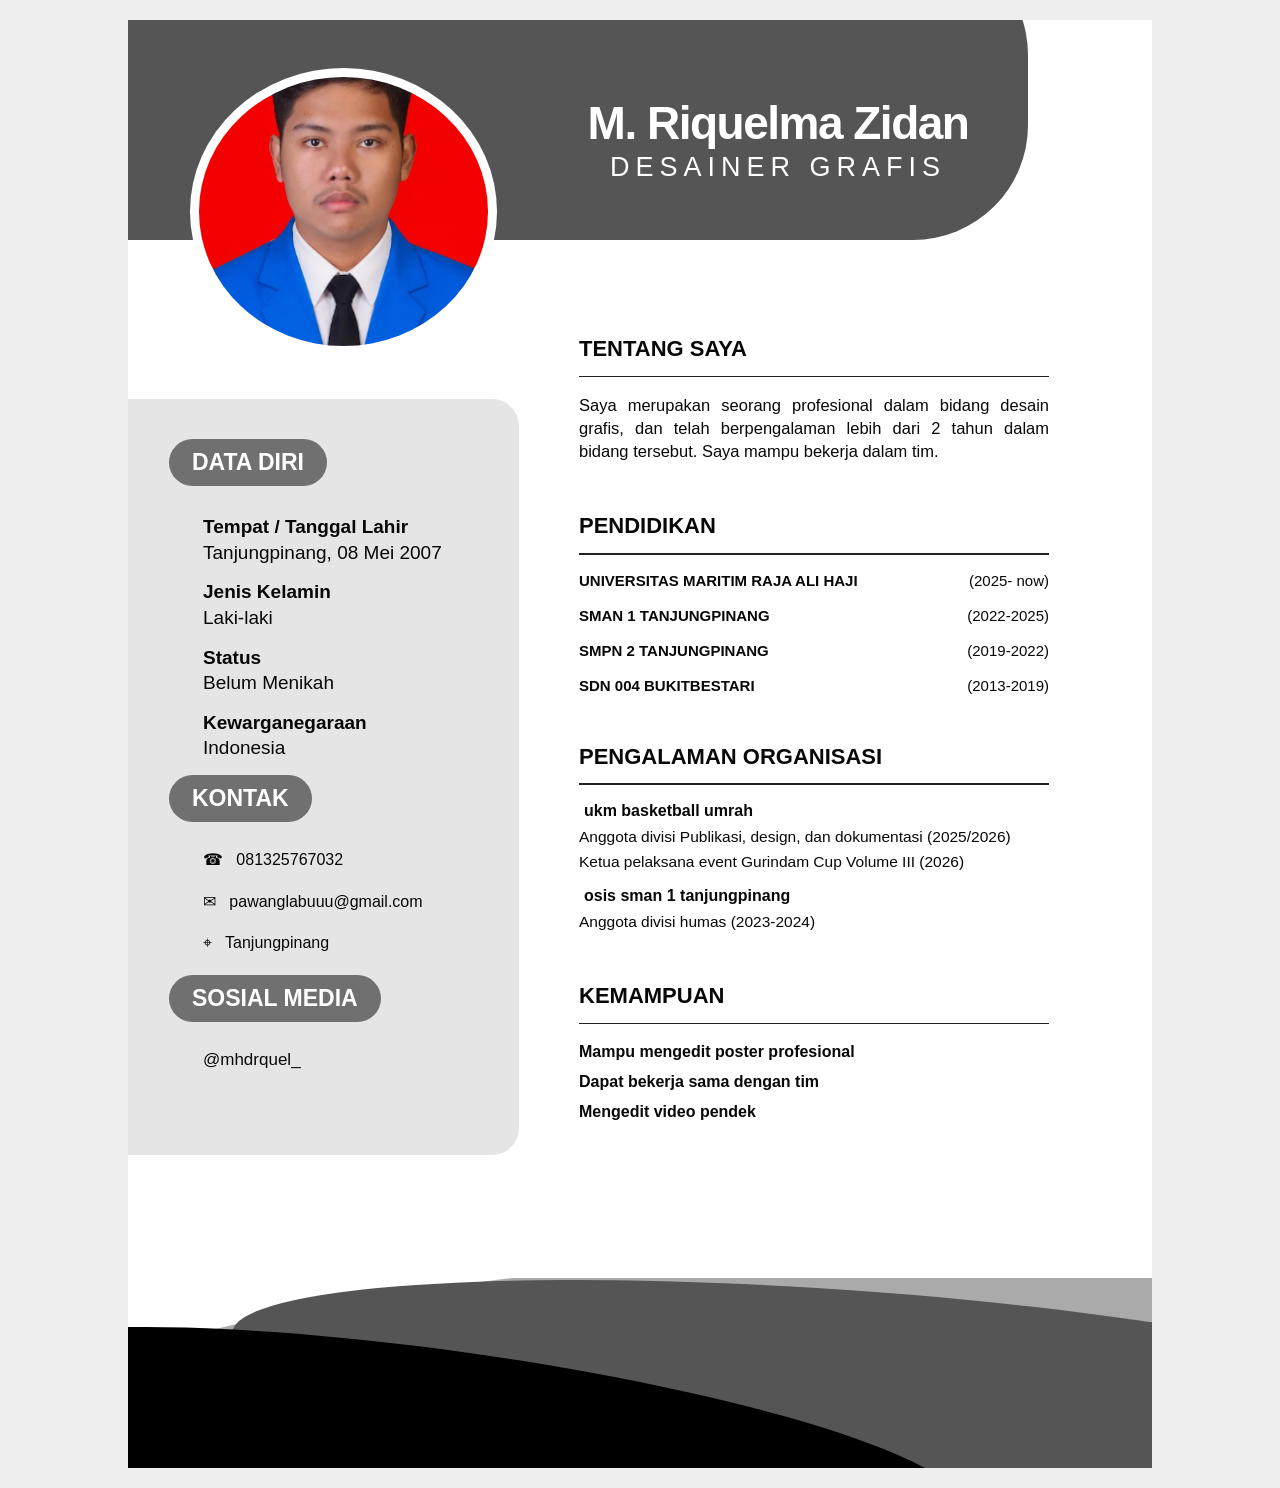
<file: index.html>
<!DOCTYPE html>
<html lang="id">
<head>
    <meta charset="UTF-8">
    <meta name="viewport" content="width=device-width, initial-scale=1.0">
    <title>CV - M. Riquelma Zidan</title>
    <link rel="stylesheet" href="style.css">
</head>
<body>
    <main class="resume">

        <div class="top-shape"></div>

        <header class="hero">
            <div class="portrait">
                <img src="foto riqel.png" alt="Foto profil">
            </div>

            <div class="hero-title">
                <h1>M. Riquelma Zidan</h1>
                <p>DESAINER GRAFIS</p>
            </div>
        </header>

        <aside class="sidebar">
            <h2 class="pill">DATA DIRI</h2>

            <div class="personal-item">
                <h3>Tempat / Tanggal Lahir</h3>
                <p>Tanjungpinang, 08 Mei 2007</p>
            </div>

            <div class="personal-item">
                <h3>Jenis Kelamin</h3>
                <p>Laki-laki</p>
            </div>

            <div class="personal-item">
                <h3>Status</h3>
                <p>Belum Menikah</p>
            </div>

            <div class="personal-item">
                <h3>Kewarganegaraan</h3>
                <p>Indonesia</p>
            </div>

            <h2 class="pill">KONTAK</h2>
            <p class="contact-line">☎ &nbsp; 081325767032</p>
            <p class="contact-line">✉ &nbsp; pawanglabuuu@gmail.com</p>
            <p class="contact-line">⌖ &nbsp; Tanjungpinang</p>

            <h2 class="pill">SOSIAL MEDIA</h2>
            <p class="social-handle">@mhdrquel_</p>
        </aside>

        <section class="main-content">

            <section class="content-section">
                <h2>TENTANG SAYA</h2>
                <div class="rule"></div>
                <p>
                    Saya merupakan seorang profesional dalam bidang
                    desain grafis, dan telah berpengalaman lebih dari
                    2 tahun dalam bidang tersebut. Saya mampu bekerja
                    dalam tim.
                </p>
            </section>

            <section class="content-section">
                <h2>PENDIDIKAN</h2>
                <div class="rule"></div>

                <div class="timeline-row">
                    <strong>UNIVERSITAS MARITIM RAJA ALI HAJI</strong>
                    <span>(2025- now)</span>
                </div>

                <div class="timeline-row">
                    <strong>SMAN 1 TANJUNGPINANG</strong>
                    <span>(2022-2025)</span>
                </div>

                <div class="timeline-row">
                    <strong>SMPN 2 TANJUNGPINANG</strong>
                    <span>(2019-2022)</span>
                </div>

                <div class="timeline-row">
                    <strong>SDN 004 BUKITBESTARI</strong>
                    <span>(2013-2019)</span>
                </div>
            </section>

            <section class="content-section">
                <h2>PENGALAMAN ORGANISASI</h2>
                <div class="rule"></div>

                <div class="experience">
                    <h3>ukm basketball umrah</h3>
                    <p>
                        Anggota divisi Publikasi, design, dan
                        dokumentasi (2025/2026)
                    </p>
                    <p>
                        Ketua pelaksana event Gurindam Cup
                        Volume III (2026)
                    </p>
                </div>

                <div class="experience">
                    <h3>osis sman 1 tanjungpinang</h3>
                    <p>Anggota divisi humas (2023-2024)</p>
                </div>
            </section>

            <section class="content-section">
                <h2>KEMAMPUAN</h2>
                <div class="rule"></div>

                <ul class="skills">
                    <li>Mampu mengedit poster profesional</li>
                    <li>Dapat bekerja sama dengan tim</li>
                    <li>Mengedit video pendek</li>
                </ul>
            </section>

        </section>

        <div class="bottom-waves">
            <div class="wave-gray"></div>
            <div class="wave-dark"></div>
            <div class="wave-black"></div>
        </div>

    </main>
</body>
</html>
</file>
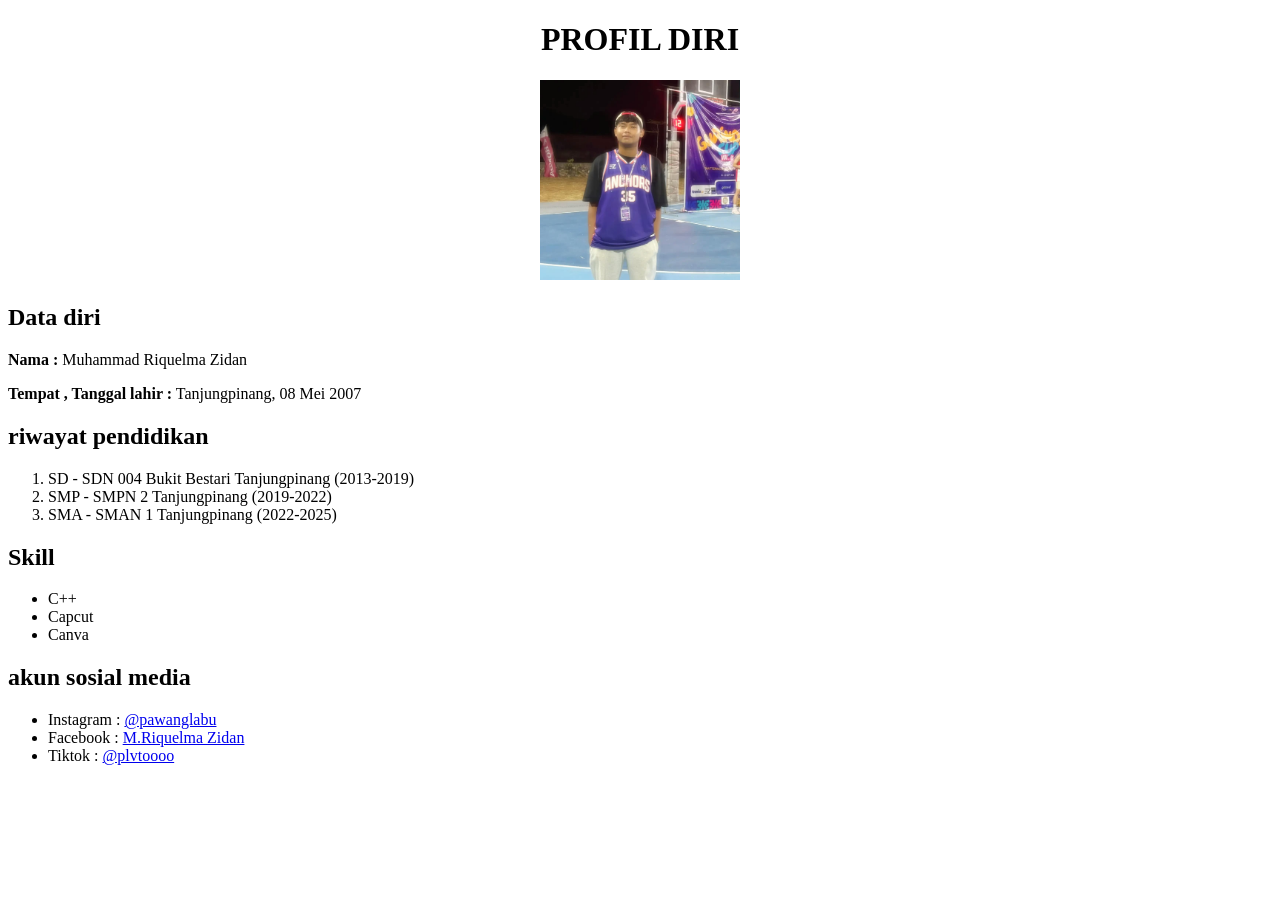
<file: 2501020110_Belajar HTML.html>
<!DOCTYPE html>
<html lang="en">
<head>
    <meta charset="UTF-8">
    <meta name="viewport" content="width=device-width, initial-scale=1.0">
    <title>Profil Diri</title>
</head>

<body>
    <center>
        <h1>PROFIL DIRI</h1>
    </center>
   
    <center>
     <img src="foto html.jpeg" width="200"
     
    </center>

    <h2 align="left">Data diri</h2>
    
    <p align="left">
        <strong>Nama :</strong> Muhammad Riquelma Zidan
        </p>

    <p align="left">
        <strong>Tempat , Tanggal lahir :</strong> Tanjungpinang, 08 Mei 2007
    </p>
     
    <h2 align="left">
        riwayat pendidikan
    </h2>
    <ol align="left">
        <li>SD - SDN 004 Bukit Bestari Tanjungpinang (2013-2019) </li>
        <li>SMP - SMPN 2 Tanjungpinang (2019-2022) </li>
        <li>SMA - SMAN 1 Tanjungpinang (2022-2025) </li>
    </ol>

    <h2 align="left">Skill</h2>
    <ul align="left">
        <li>C++</li>
        <li>Capcut</li>
        <li>Canva</li>
    </ul>

    <h2 align="left">akun sosial media</h2>

    <ul align="left">
        <li>
            Instagram :
            <a href="https://instagram.com/pawanglabu">
                @pawanglabu
            </a>
        
        </li>

        <li>
            Facebook :
            <a href = "https://facebook.com/pawanglabu">
                M.Riquelma Zidan
            </a>
        </li>

        <li>
            Tiktok :
            <a href="https://tiktok.com/pwglabuuuu">
                @plvtoooo
            </a>
        </li>
    </ul>
</body>
</html>
</file>
<file: style.css>
* {
    box-sizing: border-box;
    margin: 0;
    padding: 0;
}

body {
    font-family: Arial, Helvetica, sans-serif;
    background: #eeeeee;
    color: #080808;
}

/* Ukuran halaman desktop */
.resume {
    position: relative;
    width: 1024px;
    min-height: 1448px;
    margin: 20px auto;
    overflow: hidden;
    background: #ffffff;
}

/* Background bagian atas */
.top-shape {
    position: absolute;
    top: -80px;
    left: -65px;
    width: 965px;
    height: 300px;
    background: #555555;
    border-radius: 0 115px 115px 0;
    z-index: 0;
}

/* Header dan foto profil */
.hero {
    position: relative;
    height: 345px;
    z-index: 1;
}

.portrait {
    position: absolute;
    top: 48px;
    left: 62px;
    width: 307px;
    height: 287px;
    padding: 9px;
    background: white;
    border-radius: 50%;
    overflow: hidden;
}

.portrait img {
    width: 100%;
    height: 100%;
    display: block;
    object-fit: cover;
    object-position: center;
    border-radius: 50%;
}

.hero-title {
    position: absolute;
    top: 76px;
    left: 390px;
    width: 520px;
    text-align: center;
    color: white;
}

.hero-title h1 {
    font-size: 46px;
    font-weight: 800;
    letter-spacing: -1.5px;
    white-space: nowrap;
}

.hero-title p {
    margin-top: 2px;
    font-size: 27px;
    font-weight: 400;
    letter-spacing: 6px;
}

/* Kolom kiri */
.sidebar {
    position: absolute;
    top: 379px;
    left: 0;
    width: 391px;
    min-height: 756px;
    padding: 40px 38px 34px 41px;
    background: #e5e5e5;
    border-radius: 0 27px 27px 0;
    z-index: 1;
}

.pill {
    display: table;
    padding: 10px 23px;
    margin-bottom: 28px;
    border-radius: 30px;
    background: #707070;
    color: white;
    font-size: 23px;
    font-weight: bold;
}

.personal-item {
    margin-left: 34px;
    margin-bottom: 14px;
}

.personal-item h3 {
    font-size: 19px;
    font-weight: bold;
    line-height: 1.35;
}

.personal-item p {
    font-size: 19px;
    line-height: 1.35;
}

/* Kontak */
.contact-section {
    margin-top: 26px;
}

.contact-section .pill {
    margin-bottom: 21px;
}

.contact-line {
    margin: 0 0 23px 34px;
    font-size: 16px;
    white-space: nowrap;
}

/* Sosial media */
.social-section {
    margin-top: 26px;
}

.social-section .pill {
    margin-bottom: 24px;
}

.social-handle {
    margin-left: 34px;
    font-size: 17px;
}

/* Kolom kanan */
.main-content {
    position: absolute;
    top: 314px;
    left: 451px;
    width: 470px;
    padding-bottom: 180px;
    z-index: 1;
}

.content-section {
    margin-bottom: 48px;
}

.content-section h2 {
    font-size: 22px;
    font-weight: 800;
    line-height: 1.35;
}

/* Garis pembatas judul */
.rule {
    width: 100%;
    height: 1.5px;
    margin: 12px 0 17px;
    background: #222222;
}

/* Tentang saya */
.content-section > p,
.about p {
    font-size: 16.5px;
    line-height: 1.4;
    text-align: justify;
}

/* Pendidikan */
.education {
    margin-bottom: 8px;
}

.timeline-row {
    display: flex;
    justify-content: space-between;
    align-items: baseline;
    gap: 12px;
    margin-bottom: 18px;
    font-size: 15px;
    white-space: nowrap;
}

.timeline-row strong {
    font-weight: bold;
}

.timeline-row span {
    flex-shrink: 0;
    font-size: 15px;
}

/* Pengalaman organisasi */
.organization {
    margin-bottom: 48px;
}

.short-rule {
    width: 86%;
    margin-top: 50px;
    margin-bottom: 8px;
}

.experience {
    margin-bottom: 13px;
}

.experience h3 {
    margin: 0 0 6px 5px;
    font-size: 16px;
    font-weight: bold;
}

.experience p {
    margin-bottom: 3px;
    font-size: 15.5px;
    line-height: 1.45;
}

/* Kemampuan */
.skills .rule {
    margin-bottom: 17px;
}

.skills {
    list-style: none;
    padding: 0;
}

.skills li {
    margin-bottom: 8px;
    font-size: 16px;
    font-weight: bold;
    line-height: 1.35;
}

/* Dekorasi gelombang bawah */
.bottom-waves {
    position: absolute;
    bottom: 0;
    left: 0;
    width: 100%;
    height: 190px;
    overflow: hidden;
    z-index: 0;
}

.wave-gray,
.wave-dark,
.wave-black {
    position: absolute;
    width: 120%;
    height: 190px;
    border-radius: 50% 50% 0 0 / 45% 45% 0 0;
}

.wave-gray {
    bottom: 16px;
    left: -7%;
    background: #aaaaaa;
    transform: rotate(-5deg);
}

.wave-dark {
    bottom: -12px;
    left: 10%;
    background: #555555;
    transform: rotate(4deg);
}

.wave-black {
    bottom: -74px;
    left: -18%;
    width: 100%;
    background: #000000;
    transform: rotate(8deg);
}

/* Garis gelombang di bagian atas */
.top-lines {
    position: absolute;
    top: -42px;
    right: -74px;
    width: 245px;
    height: 560px;
    border: 1px solid #777777;
    border-radius: 48% 0 0 48%;
    transform: rotate(-20deg);
    z-index: 0;
}

.top-lines::before,
.top-lines::after {
    content: "";
    position: absolute;
    inset: 12px;
    border: 1px solid #777777;
    border-radius: inherit;
}

.top-lines::after {
    inset: 24px;
}

/* Tampilan responsif */
@media (max-width: 1080px) {
    body {
        padding: 12px;
    }

    .resume {
        width: 100%;
        min-height: 0;
        aspect-ratio: 1024 / 1448;
        margin: 0 auto;
    }

    .top-shape {
        width: 94%;
        height: 20.7%;
    }

    .hero {
        height: 23.8%;
    }

    .portrait {
        top: 3.3%;
        left: 6%;
        width: 30%;
        height: auto;
        aspect-ratio: 1 / 1;
    }

    .hero-title {
        top: 5.2%;
        left: 38.5%;
        width: 58%;
    }

    .hero-title h1 {
        font-size: clamp(16px, 4.5vw, 46px);
    }

    .hero-title p {
        font-size: clamp(9px, 2.65vw, 27px);
        letter-spacing: 0.55vw;
    }

    .sidebar {
        top: 26.2%;
        width: 38.2%;
        min-height: 52.2%;
        padding: 3.8% 3.5%;
    }

    .pill {
        font-size: clamp(10px, 2.25vw, 23px);
        padding: 1.1vw 2.2vw;
        margin-bottom: 2.7vw;
    }

    .personal-item {
        margin-left: 3.2vw;
        margin-bottom: 1.4vw;
    }

    .personal-item h3,
    .personal-item p {
        font-size: clamp(8px, 1.86vw, 19px);
    }

    .contact-line {
        margin-left: 2.5vw;
        margin-bottom: 2.2vw;
        font-size: clamp(7px, 1.56vw, 16px);
    }

    .social-handle {
        margin-left: 3.2vw;
        font-size: clamp(8px, 1.66vw, 17px);
    }

    .main-content {
        top: 21.7%;
        left: 44%;
        width: 45.9%;
    }

    .content-section {
        margin-bottom: 4.7vw;
    }

    .content-section h2 {
        font-size: clamp(10px, 2.15vw, 22px);
    }

    .rule {
        margin: 1.2vw 0 1.7vw;
    }

    .about p {
        font-size: clamp(8px, 1.62vw, 16.5px);
    }

    .timeline-row {
        gap: 1vw;
        margin-bottom: 1.7vw;
        font-size: clamp(7px, 1.47vw, 15px);
    }

    .timeline-row span {
        font-size: clamp(7px, 1.47vw, 15px);
    }

    .short-rule {
        margin-top: 4.8vw;
        margin-bottom: 0.8vw;
    }

    .experience h3 {
        font-size: clamp(8px, 1.56vw, 16px);
    }

    .experience p {
        font-size: clamp(7px, 1.52vw, 15.5px);
    }

    .skills li {
        font-size: clamp(8px, 1.56vw, 16px);
    }

    .bottom-waves {
        height: 13.1%;
    }
}

/* Pengaturan cetak A4 */
@media print {
    @page {
        size: A4 portrait;
        margin: 0;
    }

    html,
    body {
        width: 210mm;
        height: 297mm;
        margin: 0;
        padding: 0;
        background: white;
    }

    .resume {
        width: 210mm;
        height: 297mm;
        min-height: 0;
        margin: 0;
        box-shadow: none;
        print-color-adjust: exact;
        -webkit-print-color-adjust: exact;
    }
}
</file>
